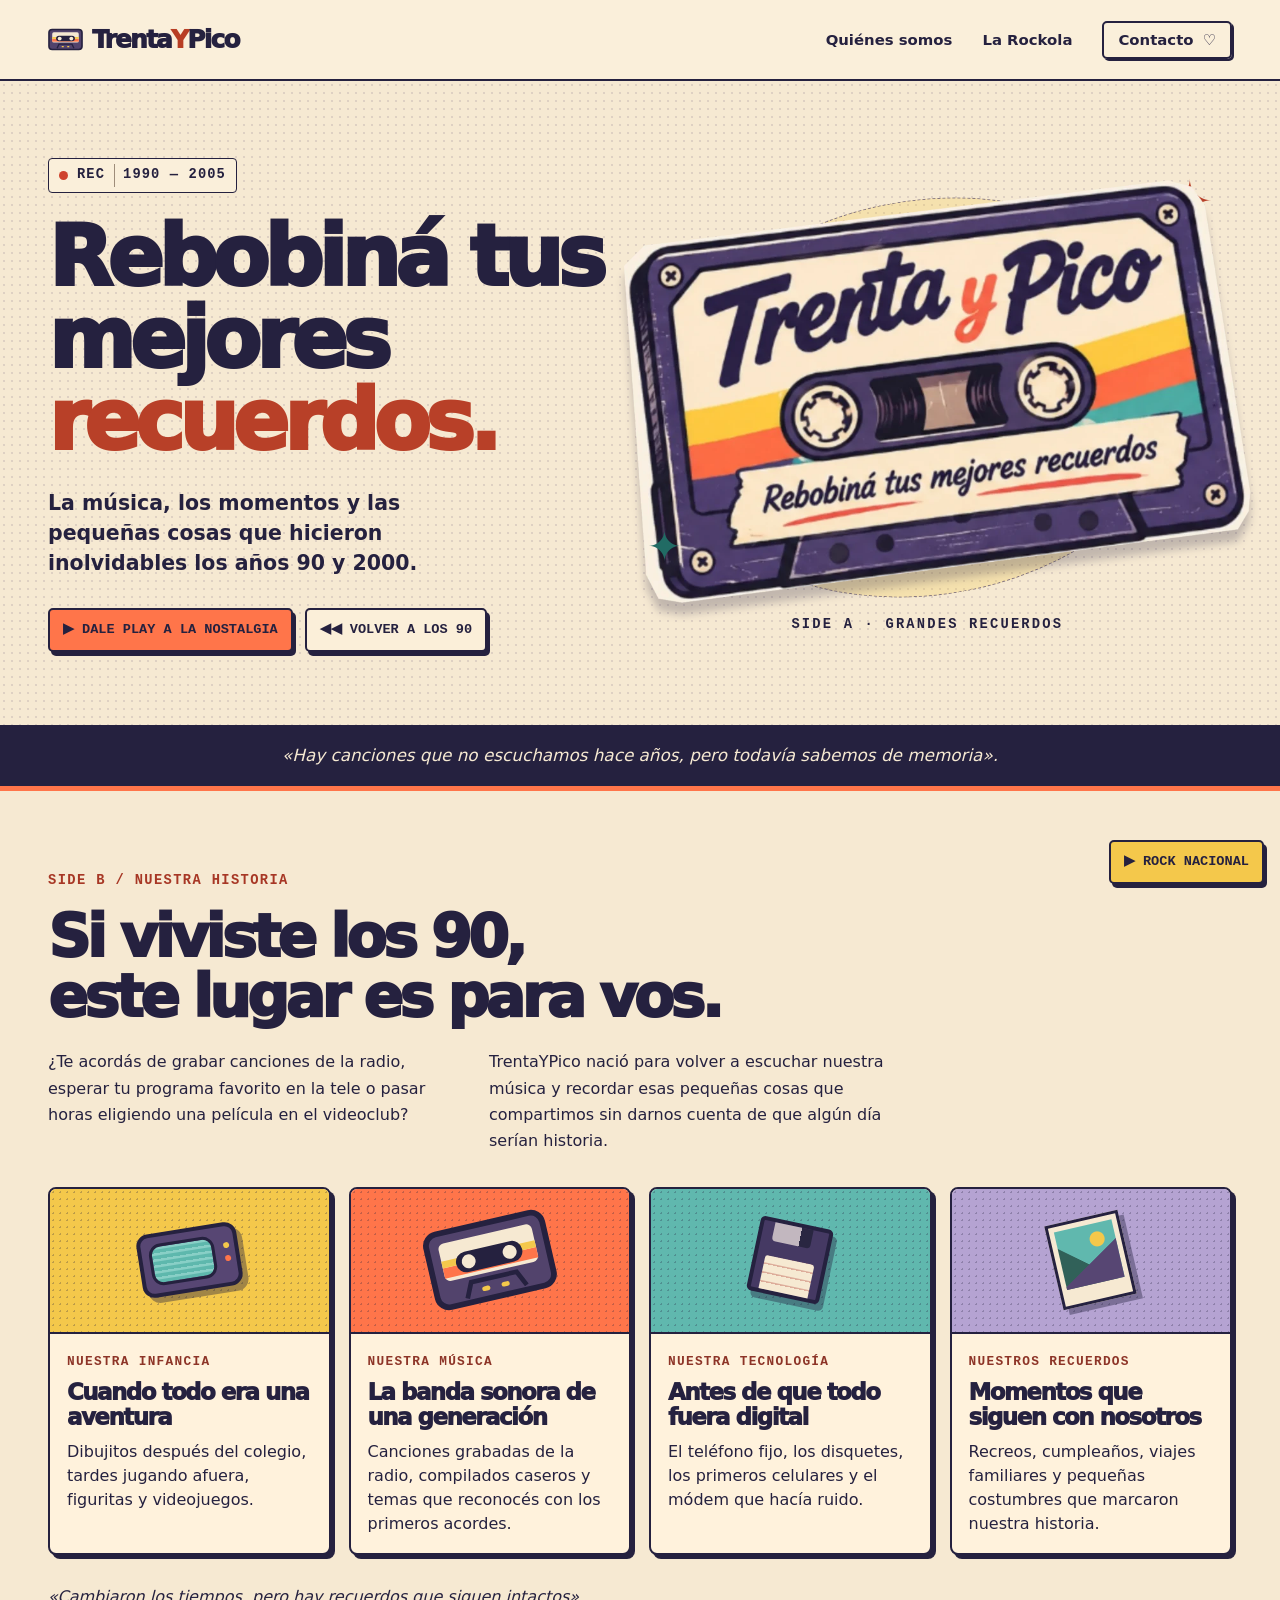
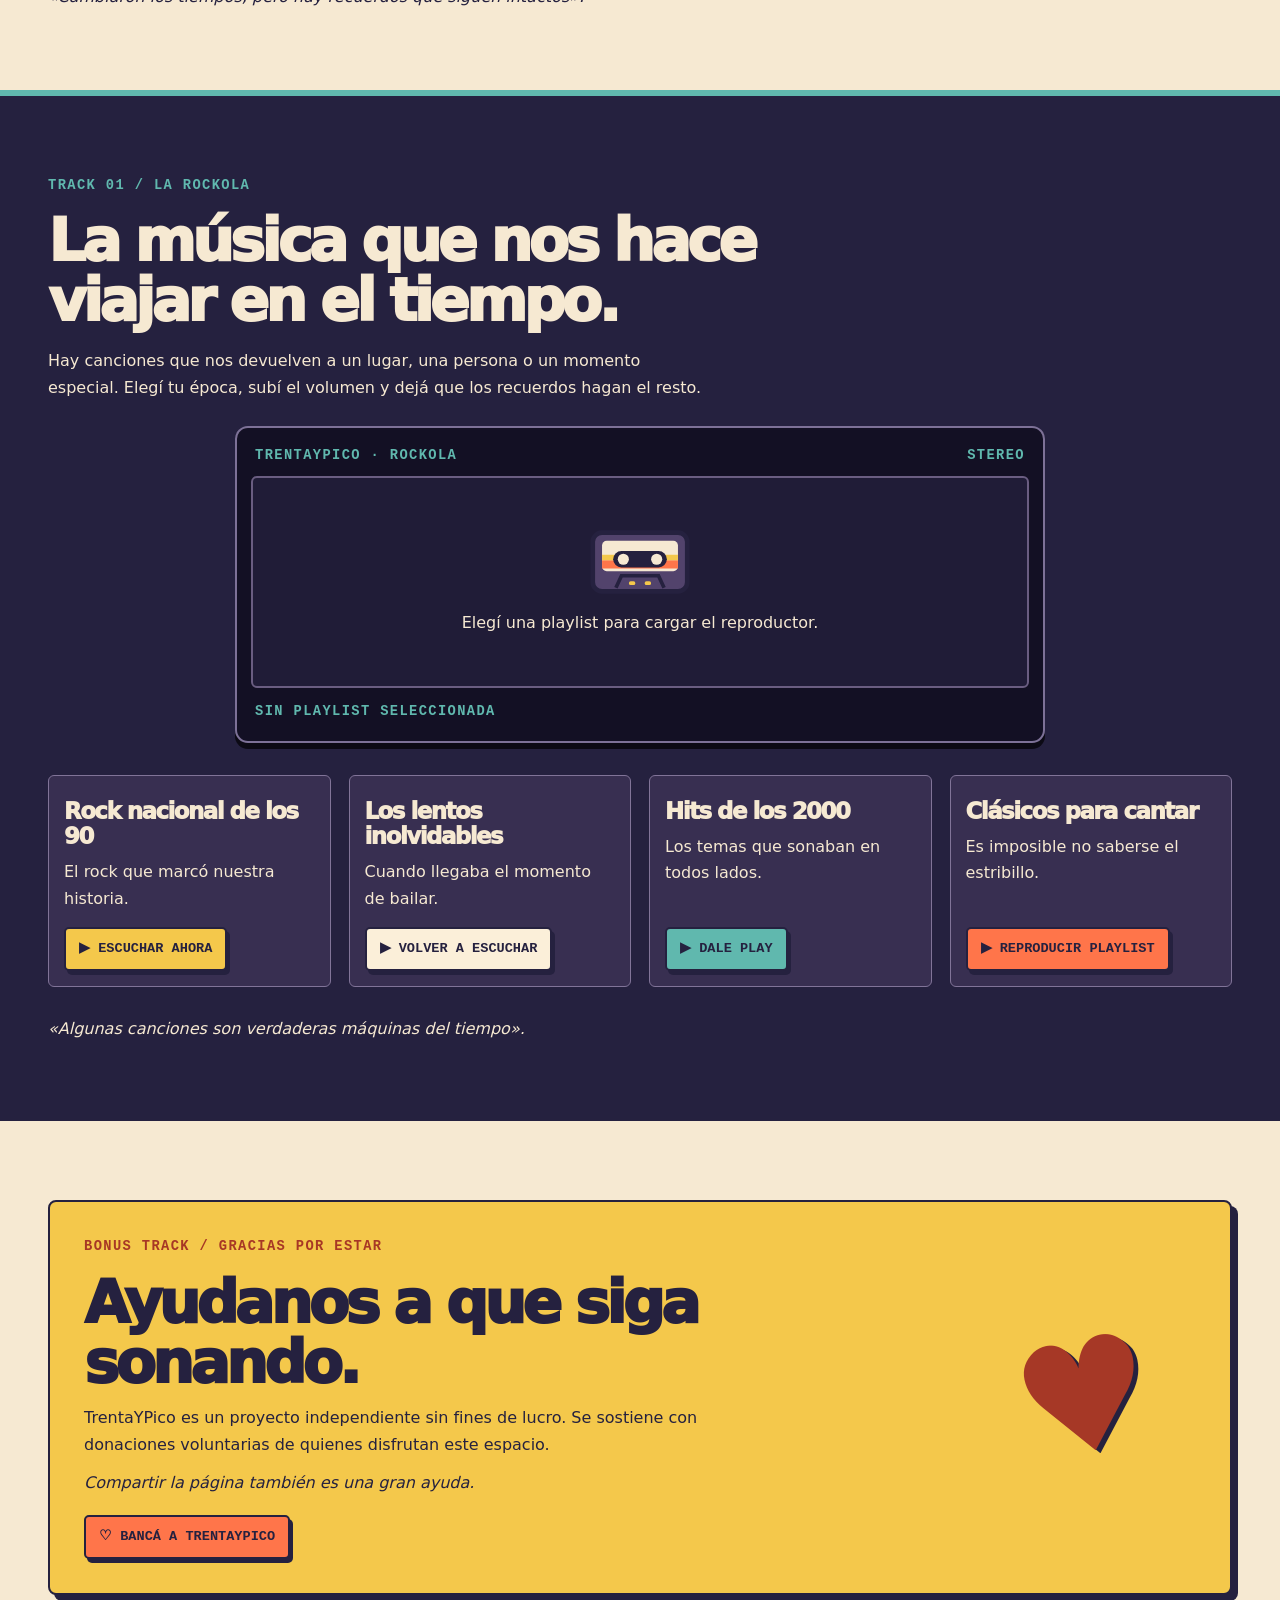
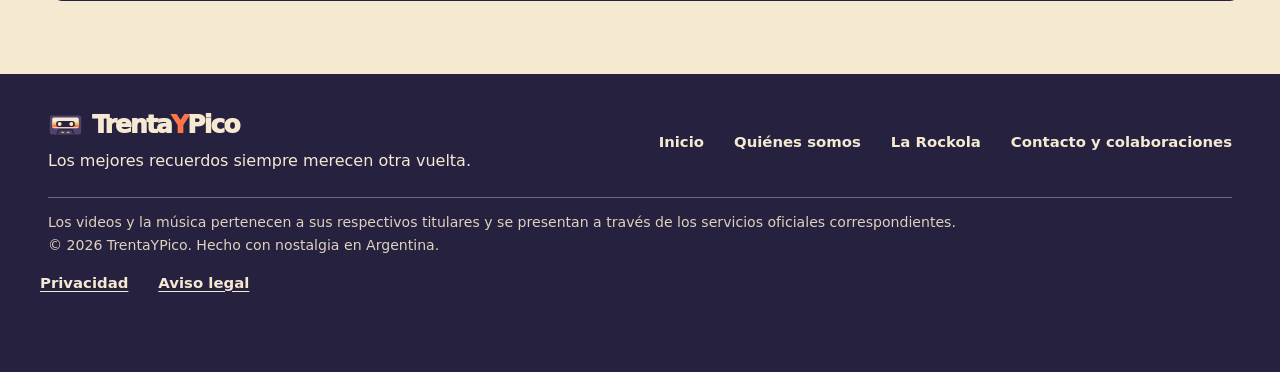
<file: index.html>
<!doctype html>
<html lang="es-AR">
<head>
<meta charset="utf-8">
<meta name="viewport" content="width=device-width, initial-scale=1">
<title>TrentaYPico | Rebobiná tus mejores recuerdos</title>
<meta name="description" content="Volvé a los 90 y 2000 con TrentaYPico. Música, rock nacional, videos y recuerdos de una generación. Dale play a la nostalgia argentina.">
<meta property="og:type" content="website">
<meta property="og:title" content="TrentaYPico | Rebobiná tus mejores recuerdos">
<meta property="og:description" content="Música, historias y nostalgia argentina de los 90 y 2000.">
<link rel="icon" href="./icon.svg" type="image/svg+xml">
<link rel="stylesheet" href="./style.css">
<script src="./rockola.js" defer></script>
</head>
<body>
<a class="skip" href="#contenido">Saltar al contenido</a>
<header class="header" id="inicio"><div class="wrap bar">
<a href="./" class="logo" aria-label="TrentaYPico"><img src="./icon.svg" alt="" width="35" height="26">Trenta<span>Y</span>Pico</a>
<nav aria-label="Navegación principal"><a href="#quienes-somos">Quiénes somos</a><a href="#rockola">La Rockola</a><a class="nav-cta" href="./contacto/">Contacto <span aria-hidden="true">♡</span></a></nav>
</div></header>
<main id="contenido">
<section class="hero"><div class="wrap hero-grid">
<div>
<p class="mono rec">REC <span>1990 — 2005</span></p>
<h1>Rebobiná tus<br class="desktop"> mejores<br class="desktop"> <em>recuerdos.</em></h1>
<p class="intro">La música, los momentos y las pequeñas cosas que hicieron inolvidables los años 90 y 2000.</p>
<div class="actions"><a class="key coral" href="#rockola"><span aria-hidden="true">▶</span> Dale play a la nostalgia</a><a class="key cream" href="#quienes-somos"><span aria-hidden="true">◀◀</span> Volver a los 90</a></div>
</div>
<div class="hero-art"><span class="sparkle" aria-hidden="true">✦</span><img src="./cassette.webp" alt="Cassette violeta ilustrado, con franjas amarilla, coral y turquesa" width="1050" height="681" fetchpriority="high"><span class="sparkle small" aria-hidden="true">✦</span><p class="art-note mono">SIDE A · GRANDES RECUERDOS</p></div>
</div></section>
<div class="tape-strip"><p class="wrap">«Hay canciones que no escuchamos hace años, pero todavía sabemos de memoria».</p></div>
<section class="wrap section history" id="quienes-somos">
<p class="mono section-label">SIDE B / NUESTRA HISTORIA</p>
<h2>Si viviste los 90,<br> este lugar es para vos.</h2>
<div class="history-copy"><p>¿Te acordás de grabar canciones de la radio, esperar tu programa favorito en la tele o pasar horas eligiendo una película en el videoclub?</p><p>TrentaYPico nació para volver a escuchar nuestra música y recordar esas pequeñas cosas que compartimos sin darnos cuenta de que algún día serían historia.</p></div>
<div class="cards">
<article class="memory"><div class="card-art tv-art" aria-hidden="true"><div class="tv"><i></i></div></div><div class="card-copy"><p class="mono">Nuestra infancia</p><h3>Cuando todo era una aventura</h3><p>Dibujitos después del colegio, tardes jugando afuera, figuritas y videojuegos.</p></div></article>
<article class="memory"><div class="card-art tape-art" aria-hidden="true"><img src="./icon.svg" alt="" width="126" height="88" loading="lazy"></div><div class="card-copy"><p class="mono">Nuestra música</p><h3>La banda sonora de una generación</h3><p>Canciones grabadas de la radio, compilados caseros y temas que reconocés con los primeros acordes.</p></div></article>
<article class="memory"><div class="card-art disk-art" aria-hidden="true"><div class="disk"></div></div><div class="card-copy"><p class="mono">Nuestra tecnología</p><h3>Antes de que todo fuera digital</h3><p>El teléfono fijo, los disquetes, los primeros celulares y el módem que hacía ruido.</p></div></article>
<article class="memory"><div class="card-art photo-art" aria-hidden="true"><div class="photo"></div></div><div class="card-copy"><p class="mono">Nuestros recuerdos</p><h3>Momentos que siguen con nosotros</h3><p>Recreos, cumpleaños, viajes familiares y pequeñas costumbres que marcaron nuestra historia.</p></div></article>
</div>
<p class="section-quote">«Cambiaron los tiempos, pero hay recuerdos que siguen intactos».</p>
</section>
<section class="rockola section" id="rockola"><div class="wrap">
<p class="mono section-label">TRACK 01 / LA ROCKOLA</p>
<h2>La música que nos hace<br> viajar en el tiempo.</h2>
<p class="rockola-intro">Hay canciones que nos devuelven a un lugar, una persona o un momento especial. Elegí tu época, subí el volumen y dejá que los recuerdos hagan el resto.</p>
<div class="deck">
<div class="deck-header mono"><span>TrentaYPico · Rockola</span><span>STEREO</span></div>
<div class="display" id="reproductor">
<div class="display-inner"><img src="./icon.svg" width="100" height="70" alt=""><p>Elegí una playlist para cargar el reproductor.</p></div>
</div>
<div class="deck-footer"><p class="mono" id="track-status" aria-live="polite">Sin playlist seleccionada</p><a id="youtube-link" hidden target="_blank" rel="noopener noreferrer">Abrir en YouTube</a></div>
</div>
<div class="playlist-grid">
<article class="playlist"><h3>Rock nacional de los 90</h3><p>El rock que marcó nuestra historia.</p><button class="key yellow" data-playlist="rock" aria-pressed="false" aria-controls="reproductor">▶ Escuchar ahora</button></article>
<article class="playlist"><h3>Los lentos inolvidables</h3><p>Cuando llegaba el momento de bailar.</p><button class="key cream" data-playlist="lentos" aria-pressed="false" aria-controls="reproductor">▶ Volver a escuchar</button></article>
<article class="playlist"><h3>Hits de los 2000</h3><p>Los temas que sonaban en todos lados.</p><button class="key teal" data-playlist="hits" aria-pressed="false" aria-controls="reproductor">▶ Dale play</button></article>
<article class="playlist"><h3>Clásicos para cantar</h3><p>Es imposible no saberse el estribillo.</p><button class="key coral" data-playlist="clasicos" aria-pressed="false" aria-controls="reproductor">▶ Reproducir playlist</button></article>
</div>
<p class="section-quote">«Algunas canciones son verdaderas máquinas del tiempo».</p>
</div></section>
<section class="wrap section" id="apoyanos"><div class="ticket">
<div><p class="mono section-label">BONUS TRACK / GRACIAS POR ESTAR</p><h2>Ayudanos a que siga sonando.</h2><p>TrentaYPico es un proyecto independiente sin fines de lucro. Se sostiene con donaciones voluntarias de quienes disfrutan este espacio.</p><p class="ticket-note">Compartir la página también es una gran ayuda.</p><a class="key coral" href="./contacto/">♡ Bancá a TrentaYPico</a></div><span aria-hidden="true" class="ticket-heart">♥</span>
</div></section>
</main>
<footer><div class="wrap footer-grid"><div><a href="./" class="logo" aria-label="TrentaYPico"><img src="./icon.svg" alt="" width="35" height="26">Trenta<span>Y</span>Pico</a><p>Los mejores recuerdos siempre merecen otra vuelta.</p></div><nav aria-label="Navegación al pie"><a href="#inicio">Inicio</a><a href="#quienes-somos">Quiénes somos</a><a href="#rockola">La Rockola</a><a href="./contacto/">Contacto y colaboraciones</a></nav></div><div class="wrap legal"><p>Los videos y la música pertenecen a sus respectivos titulares y se presentan a través de los servicios oficiales correspondientes.</p><p>© 2026 TrentaYPico. Hecho con nostalgia en Argentina.</p></div><nav class="policy-nav" aria-label="Información legal"><a href="./privacidad/">Privacidad</a><a href="./aviso-legal/">Aviso legal</a></nav></footer>
<div class="floating-rock" id="floating-rock" hidden>
  <a class="floating-player-link" id="floating-player-link" href="#reproductor" hidden>Ver reproductor</a>
  <button class="key yellow" id="floating-play" type="button" aria-controls="reproductor">
    <span id="floating-icon" aria-hidden="true">▶</span> <span id="floating-label">Rock nacional</span>
  </button>
</div>
</body>
</html>
</file>
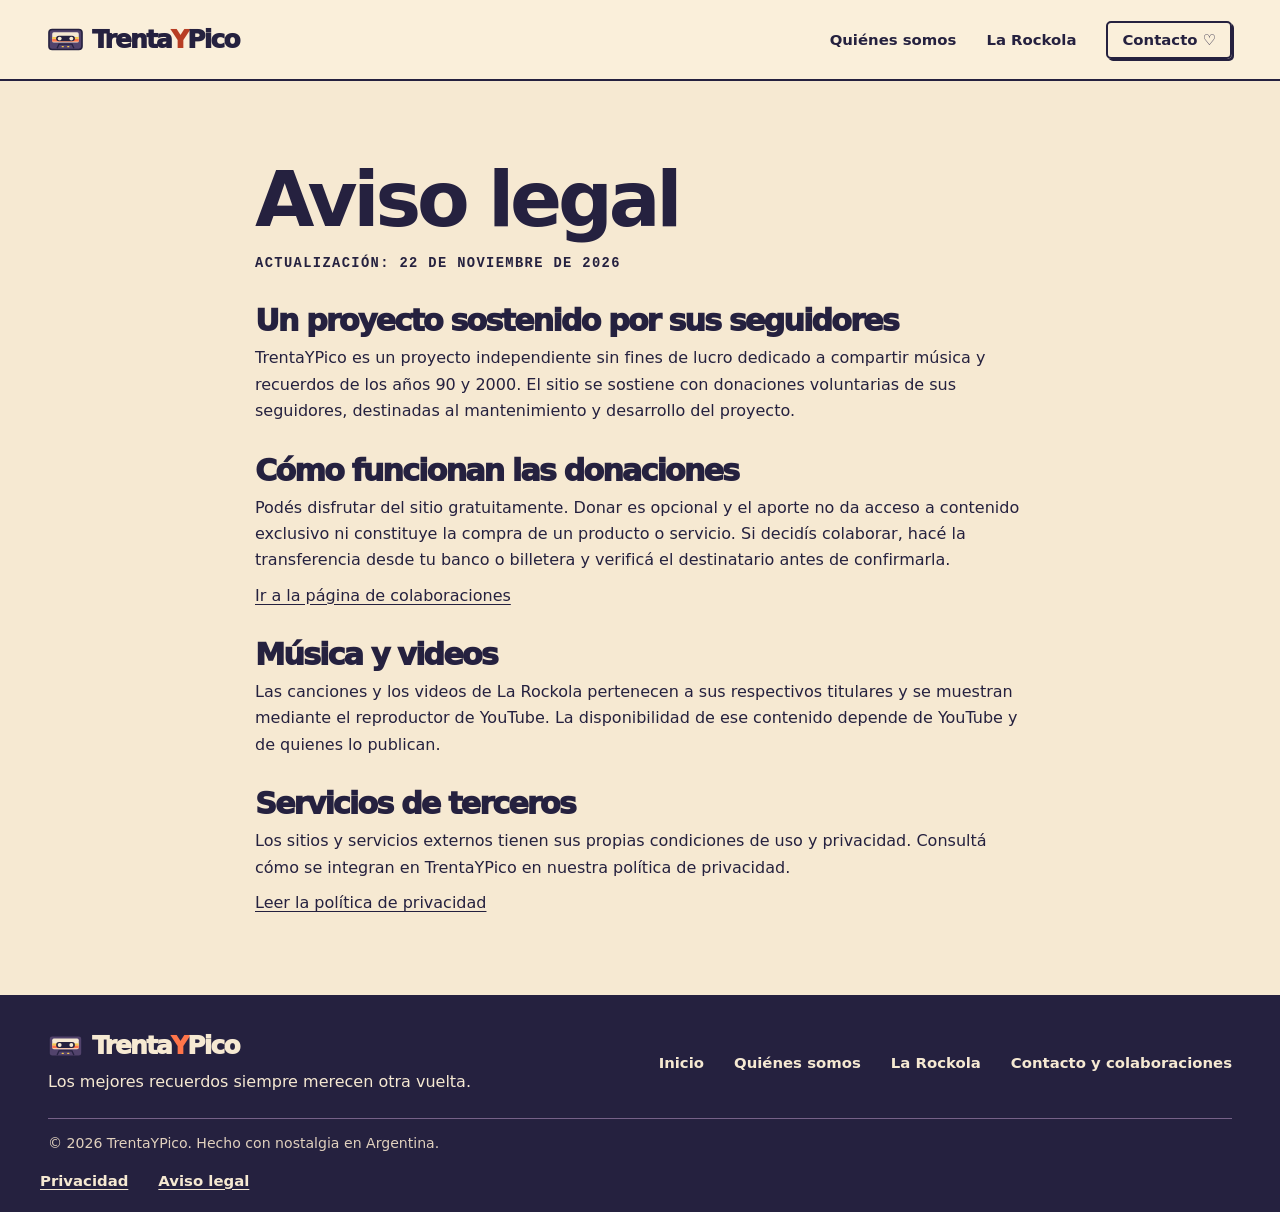
<file: aviso-legal/index.html>
<!doctype html>
<html lang="es-AR">
<head>
<meta charset="utf-8">
<meta name="viewport" content="width=device-width, initial-scale=1">
<title>Aviso legal | TrentaYPico</title>
<link rel="icon" href="../icon.svg" type="image/svg+xml">
<link rel="stylesheet" href="../style.css">
</head>
<body>
<a class="skip" href="#contenido">Saltar al contenido</a>
<header class="header"><div class="wrap bar"><a href="../" class="logo" aria-label="TrentaYPico"><img src="../icon.svg" alt="" width="35" height="26">Trenta<span>Y</span>Pico</a><nav aria-label="Navegación principal"><a href="../#quienes-somos">Quiénes somos</a><a href="../#rockola">La Rockola</a><a class="nav-cta" href="../contacto/">Contacto ♡</a></nav></div></header>
<main class="wrap section policy-page" id="contenido">
<h1>Aviso legal</h1>
<p class="mono policy-date">Actualización: 22 de noviembre de 2026</p>
<h2>Un proyecto sostenido por sus seguidores</h2>
<p>TrentaYPico es un proyecto independiente sin fines de lucro dedicado a compartir música y recuerdos de los años 90 y 2000. El sitio se sostiene con donaciones voluntarias de sus seguidores, destinadas al mantenimiento y desarrollo del proyecto.</p>
<h2>Cómo funcionan las donaciones</h2>
<p>Podés disfrutar del sitio gratuitamente. Donar es opcional y el aporte no da acceso a contenido exclusivo ni constituye la compra de un producto o servicio. Si decidís colaborar, hacé la transferencia desde tu banco o billetera y verificá el destinatario antes de confirmarla.</p>
<p><a href="../contacto/">Ir a la página de colaboraciones</a></p>
<h2>Música y videos</h2>
<p>Las canciones y los videos de La Rockola pertenecen a sus respectivos titulares y se muestran mediante el reproductor de YouTube. La disponibilidad de ese contenido depende de YouTube y de quienes lo publican.</p>
<h2>Servicios de terceros</h2>
<p>Los sitios y servicios externos tienen sus propias condiciones de uso y privacidad. Consultá cómo se integran en TrentaYPico en nuestra política de privacidad.</p>
<p><a href="../privacidad/">Leer la política de privacidad</a></p>
</main>
<footer><div class="wrap footer-grid"><div><a href="../" class="logo" aria-label="TrentaYPico"><img src="../icon.svg" alt="" width="35" height="26">Trenta<span>Y</span>Pico</a><p>Los mejores recuerdos siempre merecen otra vuelta.</p></div><nav aria-label="Navegación al pie"><a href="../">Inicio</a><a href="../#quienes-somos">Quiénes somos</a><a href="../#rockola">La Rockola</a><a href="../contacto/">Contacto y colaboraciones</a></nav></div><div class="wrap legal"><p>© 2026 TrentaYPico. Hecho con nostalgia en Argentina.</p></div><nav class="policy-nav" aria-label="Información legal"><a href="../privacidad/">Privacidad</a><a href="../aviso-legal/">Aviso legal</a></nav></footer>
</body>
</html>
</file>
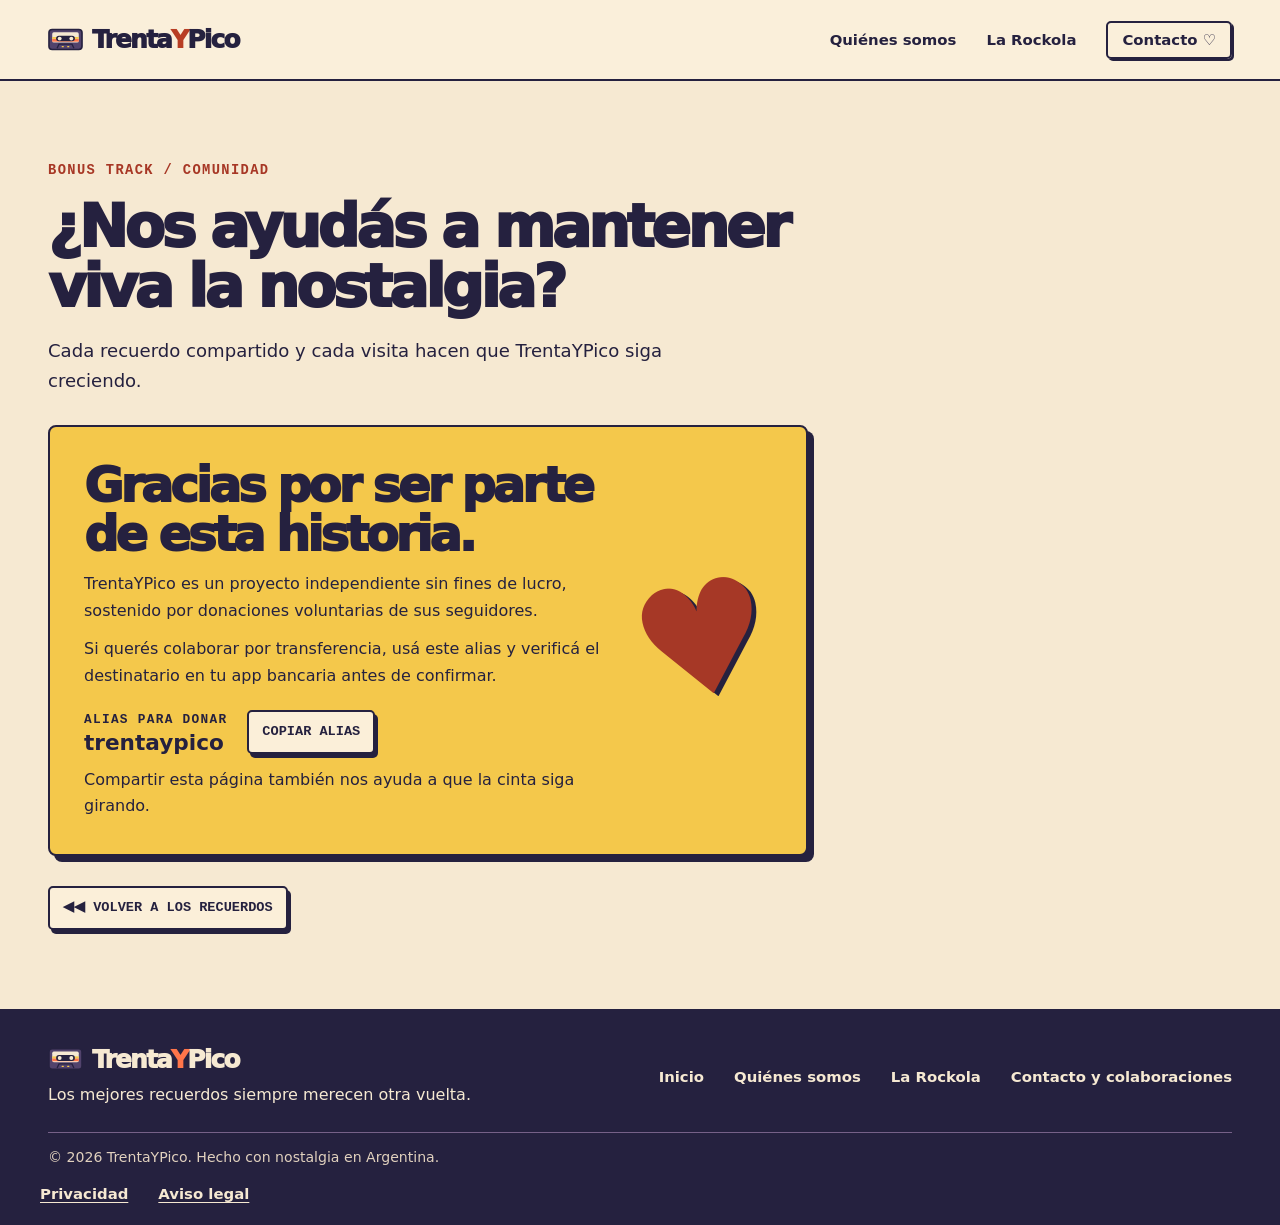
<file: contacto/index.html>
<!doctype html>
<html lang="es-AR">
<head>
<meta charset="utf-8">
<meta name="viewport" content="width=device-width, initial-scale=1">
<title>Contacto y colaboraciones | TrentaYPico</title>
<meta name="description" content="Conocé cómo colaborar con TrentaYPico y mantener viva la nostalgia de los 90 y 2000.">
<meta property="og:type" content="website">
<meta property="og:title" content="Contacto y colaboraciones | TrentaYPico">
<meta property="og:description" content="Ayudanos a mantener viva la nostalgia de los 90 y 2000.">
<link rel="icon" href="../icon.svg" type="image/svg+xml">
<link rel="stylesheet" href="../style.css">
<script src="../contacto/aportes.js" defer></script>
</head>
<body>
<a class="skip" href="#contenido">Saltar al contenido</a>
<header class="header"><div class="wrap bar"><a href="../" class="logo" aria-label="TrentaYPico"><img src="../icon.svg" alt="" width="35" height="26">Trenta<span>Y</span>Pico</a><nav aria-label="Navegación principal"><a href="../#quienes-somos">Quiénes somos</a><a href="../#rockola">La Rockola</a><a class="nav-cta" href="../contacto/" aria-current="page">Contacto ♡</a></nav></div></header>
<main class="wrap section contact" id="contenido">
<p class="mono section-label">BONUS TRACK / COMUNIDAD</p>
<h1>¿Nos ayudás a mantener viva la nostalgia?</h1>
<p class="lead">Cada recuerdo compartido y cada visita hacen que TrentaYPico siga creciendo.</p>
<section class="ticket"><div>
<h2>Gracias por ser parte de esta historia.</h2>
<p>TrentaYPico es un proyecto independiente sin fines de lucro, sostenido por donaciones voluntarias de sus seguidores.</p>
<p>Si querés colaborar por transferencia, usá este alias y verificá el destinatario en tu app bancaria antes de confirmar.</p>
<div class="transfer-alias"><div><p class="mono">Alias para donar</p><strong id="alias">trentaypico</strong></div><button type="button" class="key cream" id="copy-alias" hidden>Copiar alias</button></div>
<p role="status" id="copy-status"></p>
<p>Compartir esta página también nos ayuda a que la cinta siga girando.</p>
</div><span class="ticket-heart" aria-hidden="true">♥</span></section>
<a class="key cream back" href="../">◀◀ Volver a los recuerdos</a>
</main>
<footer><div class="wrap footer-grid"><div><a href="../" class="logo" aria-label="TrentaYPico"><img src="../icon.svg" alt="" width="35" height="26">Trenta<span>Y</span>Pico</a><p>Los mejores recuerdos siempre merecen otra vuelta.</p></div><nav aria-label="Navegación al pie"><a href="../">Inicio</a><a href="../#quienes-somos">Quiénes somos</a><a href="../#rockola">La Rockola</a><a href="../contacto/">Contacto y colaboraciones</a></nav></div><div class="wrap legal"><p>© 2026 TrentaYPico. Hecho con nostalgia en Argentina.</p></div><nav class="policy-nav" aria-label="Información legal"><a href="../privacidad/">Privacidad</a><a href="../aviso-legal/">Aviso legal</a></nav></footer>
</body>
</html>
</file>
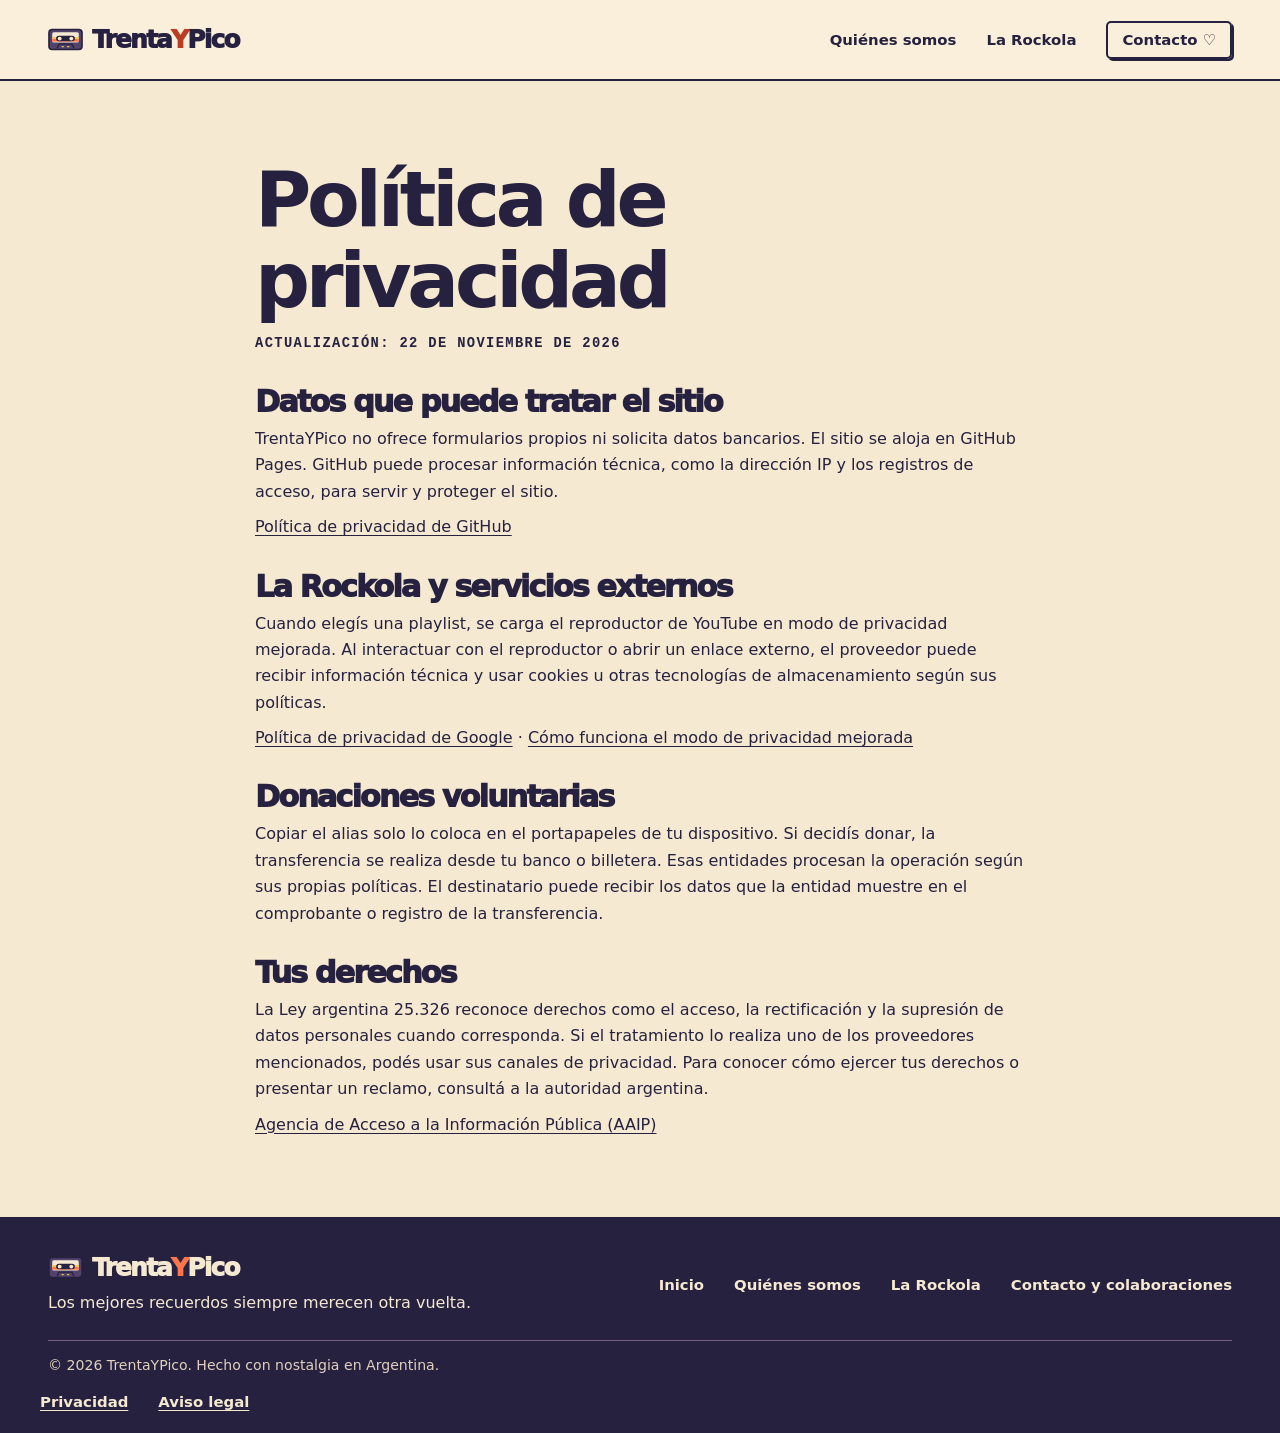
<file: privacidad/index.html>
<!doctype html>
<html lang="es-AR">
<head>
<meta charset="utf-8">
<meta name="viewport" content="width=device-width, initial-scale=1">
<title>Política de privacidad | TrentaYPico</title>
<link rel="icon" href="../icon.svg" type="image/svg+xml">
<link rel="stylesheet" href="../style.css">
</head>
<body>
<a class="skip" href="#contenido">Saltar al contenido</a>
<header class="header"><div class="wrap bar"><a href="../" class="logo" aria-label="TrentaYPico"><img src="../icon.svg" alt="" width="35" height="26">Trenta<span>Y</span>Pico</a><nav aria-label="Navegación principal"><a href="../#quienes-somos">Quiénes somos</a><a href="../#rockola">La Rockola</a><a class="nav-cta" href="../contacto/">Contacto ♡</a></nav></div></header>
<main class="wrap section policy-page" id="contenido">
<h1>Política de privacidad</h1>
<p class="mono policy-date">Actualización: 22 de noviembre de 2026</p>
<h2>Datos que puede tratar el sitio</h2>
<p>TrentaYPico no ofrece formularios propios ni solicita datos bancarios. El sitio se aloja en GitHub Pages. GitHub puede procesar información técnica, como la dirección IP y los registros de acceso, para servir y proteger el sitio.</p>
<p><a href="https://docs.github.com/en/site-policy/privacy-policies/github-general-privacy-statement">Política de privacidad de GitHub</a></p>
<h2>La Rockola y servicios externos</h2>
<p>Cuando elegís una playlist, se carga el reproductor de YouTube en modo de privacidad mejorada. Al interactuar con el reproductor o abrir un enlace externo, el proveedor puede recibir información técnica y usar cookies u otras tecnologías de almacenamiento según sus políticas.</p>
<p><a href="https://policies.google.com/privacy?hl=es-419">Política de privacidad de Google</a> · <a href="https://support.google.com/youtube/answer/171780?hl=es-419">Cómo funciona el modo de privacidad mejorada</a></p>
<h2>Donaciones voluntarias</h2>
<p>Copiar el alias solo lo coloca en el portapapeles de tu dispositivo. Si decidís donar, la transferencia se realiza desde tu banco o billetera. Esas entidades procesan la operación según sus propias políticas. El destinatario puede recibir los datos que la entidad muestre en el comprobante o registro de la transferencia.</p>
<h2>Tus derechos</h2>
<p>La Ley argentina 25.326 reconoce derechos como el acceso, la rectificación y la supresión de datos personales cuando corresponda. Si el tratamiento lo realiza uno de los proveedores mencionados, podés usar sus canales de privacidad. Para conocer cómo ejercer tus derechos o presentar un reclamo, consultá a la autoridad argentina.</p>
<p><a href="https://www.argentina.gob.ar/aaip/datospersonales/derechos">Agencia de Acceso a la Información Pública (AAIP)</a></p>
</main>
<footer><div class="wrap footer-grid"><div><a href="../" class="logo" aria-label="TrentaYPico"><img src="../icon.svg" alt="" width="35" height="26">Trenta<span>Y</span>Pico</a><p>Los mejores recuerdos siempre merecen otra vuelta.</p></div><nav aria-label="Navegación al pie"><a href="../">Inicio</a><a href="../#quienes-somos">Quiénes somos</a><a href="../#rockola">La Rockola</a><a href="../contacto/">Contacto y colaboraciones</a></nav></div><div class="wrap legal"><p>© 2026 TrentaYPico. Hecho con nostalgia en Argentina.</p></div><nav class="policy-nav" aria-label="Información legal"><a href="../privacidad/">Privacidad</a><a href="../aviso-legal/">Aviso legal</a></nav></footer>
</body>
</html>
</file>
<file: style.css>
:root{--ink:#25213f;--paper:#f6e9d2;--coral:#ff754a;--yellow:#f4c84b;--teal:#60b8ae;--charcoal:#242424;--violet:#574673;--line:#d7c6aa;--mono:ui-monospace,"Courier New",monospace;--display:"Arial Black","DejaVu Sans",system-ui,sans-serif;color:var(--ink);background:var(--paper);font-family:system-ui,sans-serif;scroll-behavior:smooth}
*{box-sizing:border-box}body{margin:0}h1,h2,h3,p{margin:0}a{color:inherit;text-decoration:none}img{max-width:100%;height:auto;display:block}button{font:inherit}p{line-height:1.65}a:focus-visible,button:focus-visible{outline:3px solid #087d76;outline-offset:5px}.rockola :focus-visible,footer :focus-visible{outline-color:var(--yellow)}.wrap{width:min(1200px,calc(100% - 96px));margin-inline:auto}.mono{font-family:var(--mono);font-size:.86rem;letter-spacing:.1em;font-weight:700;text-transform:uppercase}.skip{position:absolute;top:0;left:10px;background:white;padding:10px;z-index:4;transform:translateY(-110%)}.skip:focus{transform:none}
.header{border-bottom:2px solid var(--ink);background:#faefda}.bar{display:flex;align-items:center;justify-content:space-between;min-height:79px;gap:14px}.logo{font-size:1.55rem;font-weight:950;letter-spacing:-.07em;display:inline-flex;align-items:center;white-space:nowrap}.logo img{margin-right:9px}.logo span{color:#b83e24}nav{display:flex;align-items:center;gap:30px;font-weight:750;font-size:.93rem}nav a:hover{text-decoration:underline;text-underline-offset:5px}.nav-cta{padding:8px 14px;border:2px solid var(--ink);border-radius:5px;box-shadow:2px 2px var(--ink)}.nav-cta span{margin-left:4px}
.hero{overflow:hidden;background-color:var(--paper);background-image:radial-gradient(#59476b26 .75px,transparent .75px);background-size:8px 8px}.hero-grid{display:grid;grid-template-columns:1fr 1.07fr;align-items:center;gap:5px;padding-block:77px 73px}.rec{display:inline-flex;gap:9px;align-items:center;border:1px solid var(--ink);border-radius:4px;padding:5px 10px;background:#faefda;margin-bottom:24px;letter-spacing:.08em}.rec:before{content:"";width:9px;height:9px;background:#cf432d;border-radius:50%}.rec span{padding-left:8px;border-left:1px solid #9e8d7a}.hero h1,h2,h3{font-family:var(--display);font-weight:950;letter-spacing:-.065em;line-height:.99}.hero h1{font-size:clamp(3.1rem,6.5vw,6.7rem)}.hero h1 em{font-style:normal;color:#b84028}.intro{font-size:clamp(1.05rem,1.65vw,1.28rem);line-height:1.48;font-weight:570;margin-top:24px;max-width:420px}.actions{display:flex;gap:12px;flex-wrap:wrap;margin-top:29px}.key{display:inline-flex;justify-content:center;align-items:center;gap:8px;color:var(--ink);min-height:44px;padding:10px 13px;border:2px solid var(--ink);border-radius:5px;box-shadow:3px 4px var(--ink);font:700 .85rem/1.2 var(--mono);text-transform:uppercase;cursor:pointer;transition:transform .13s,box-shadow .13s}.key:hover{transform:translateY(-2px);box-shadow:3px 6px var(--ink)}.key:active,.key[aria-pressed=true]{transform:translate(2px,3px);box-shadow:1px 1px var(--ink)}.cream{background:#fbefd9}.coral{background:var(--coral)}.yellow{background:var(--yellow)}.teal{background:var(--teal)}
.hero-art{position:relative;isolation:isolate;min-width:0;text-align:center}.hero-art:before{content:"";position:absolute;inset:6% 6% 9%;border:1px dashed #867780;border-radius:50%;background:#f4c84b43;z-index:-1;transform:rotate(-10deg)}.hero-art img{width:110%;max-width:none;margin-left:-5%;filter:drop-shadow(0 12px 4px #25213f3f)}.sparkle{position:absolute;right:3%;top:0;font-size:3.55rem;color:#b84028;line-height:1}.sparkle.small{right:auto;left:4%;top:76%;color:#216b64;font-size:2.6rem}.art-note{letter-spacing:.16em;padding-top:7px}.tape-strip{background:var(--ink);color:var(--paper);padding:17px 0;border-bottom:5px solid var(--coral);text-align:center;font-size:1.05rem;font-style:italic}
.section{padding-block:79px;scroll-margin-top:18px}.section-label{color:#a73725;margin-bottom:14px}.section h2,.contact h1{font-size:clamp(2.2rem,4.6vw,4.6rem);line-height:1.02}.history-copy{display:grid;grid-template-columns:1fr 1fr;gap:32px;max-width:850px;margin-top:22px}.cards,.playlist-grid{display:grid;grid-template-columns:repeat(4,minmax(0,1fr));gap:18px;margin-top:32px}.memory{background:#fff2dc;border:2px solid var(--ink);border-radius:8px;overflow:hidden;box-shadow:4px 4px var(--ink)}.card-art{height:145px;background-image:radial-gradient(#25213f44 1px,transparent 1px);background-size:7px 7px;display:grid;place-items:center;border-bottom:2px solid var(--ink);overflow:hidden}.tv-art{background-color:var(--yellow)}.tape-art{background-color:var(--coral)}.disk-art{background-color:var(--teal)}.photo-art{background-color:#b5a3d2}.card-art img{transform:rotate(-13deg)}.tv,.disk,.photo{position:relative;border:4px solid var(--ink);box-shadow:5px 6px #25213f66;transform:rotate(-9deg)}.tv{width:101px;height:64px;background:var(--violet);border-radius:12px}.tv i{position:absolute;inset:7px 20px 7px 7px;border:3px solid var(--ink);border-radius:12px;background:repeating-linear-gradient(0deg,#5eb8ad,#5eb8ad 3px,#88cfc6 4px,#88cfc6 6px)}.tv:after{content:"";width:6px;height:6px;position:absolute;right:5px;top:16px;background:var(--yellow);border-radius:50%;box-shadow:0 13px var(--coral)}.disk{width:74px;height:76px;background:#453963;border-radius:5px;transform:rotate(12deg)}.disk:before{content:"";position:absolute;top:0;left:11px;width:39px;height:19px;background:linear-gradient(90deg,#c2b7bf 70%,#292641 70%);border-radius:0 0 4px 4px}.disk:after{content:"";position:absolute;bottom:0;inset-inline:8px;height:34px;background:repeating-linear-gradient(var(--paper) 0 7px,#ddad9b 8px 9px);border-radius:3px 3px 0 0}.photo{width:75px;height:86px;background:var(--paper);border-width:3px;transform:rotate(-13deg)}.photo:before{content:"";position:absolute;inset:5px 5px 16px;background:radial-gradient(circle at 69% 27%,var(--yellow) 0 7px,transparent 8px),linear-gradient(148deg,transparent 58%,var(--violet) 59%),linear-gradient(39deg,#316159 39%,var(--teal) 40%)}.card-copy{padding:17px}.card-copy .mono{color:#8d3427;font-size:.8rem}.card-copy h3,.playlist h3{font-size:1.43rem;line-height:1.1;margin:8px 0 10px}.card-copy p:last-child{line-height:1.5}.section-quote{margin-top:29px;font-style:italic}
.rockola{background:var(--ink);color:var(--paper);border-top:6px solid var(--teal)}.rockola .section-label{color:var(--teal)}.rockola-intro{max-width:665px;margin:17px 0 25px}.deck{max-width:810px;margin-inline:auto;padding:14px;background:#131024;border:2px solid #7d7197;border-radius:13px;box-shadow:0 6px #0c0a15}.deck-header,.deck-footer{display:flex;justify-content:space-between;gap:8px;flex-wrap:wrap;align-items:center;padding:6px 4px 13px;color:var(--teal)}.deck-footer{padding:13px 4px 3px}.deck-footer a{text-decoration:underline;text-underline-offset:3px;color:var(--paper)}.display{background:#201c37;border:2px solid #6a5d81;border-radius:6px;overflow:hidden;scroll-margin-top:18px}.display-inner{min-height:208px;display:grid;place-content:center;justify-items:center;gap:14px;padding:20px;text-align:center}.display iframe{display:block;width:100%;aspect-ratio:16/9;border:0}.playlist{background:#382f51;padding:15px;border:1px solid #817498;border-radius:6px;display:flex;align-items:flex-start;flex-direction:column}.playlist p{margin-bottom:15px}.playlist .key{margin-top:auto}.playlist:has([aria-pressed=true]){border-color:var(--yellow);outline:2px solid var(--yellow)}
.ticket{position:relative;overflow:hidden;background:var(--yellow);border:2px solid var(--ink);box-shadow:6px 6px var(--ink);border-radius:8px;padding:34px;display:grid;grid-template-columns:minmax(0,1fr) 20%;align-items:center;gap:18px}.ticket p:not(.mono){max-width:665px;margin-top:12px}.ticket-note{font-style:italic}.ticket .key{margin-top:19px}.ticket-heart{justify-self:center;font-size:clamp(3rem,12vw,10rem);line-height:1;color:#a63826;transform:rotate(-12deg);text-shadow:4px 4px var(--ink)}
footer{background:var(--ink);color:var(--paper);padding:36px 0 22px}footer .logo span{color:var(--coral)}.footer-grid{display:flex;justify-content:space-between;gap:25px;align-items:center}.footer-grid p{margin-top:7px}.legal{border-top:1px solid #766188;margin-top:23px;padding-top:13px;font-size:.88rem;color:#e1d1be}.contact{min-height:62vh}.contact h1{font-weight:950;letter-spacing:-.06em;max-width:820px}.contact .lead{margin-block:19px 30px;max-width:620px;font-size:1.13rem}.contact .ticket{max-width:760px}.contact .ticket h2{font-size:clamp(1.75rem,4vw,3rem)}.contact .back{margin-top:30px}
@media(max-width:1000px){.wrap{width:calc(100% - 64px)}.cards,.playlist-grid{grid-template-columns:repeat(2,minmax(0,1fr))}.footer-grid{align-items:flex-start;flex-direction:column}}
@media(max-width:720px){.wrap{width:calc(100% - 36px)}.bar{flex-wrap:wrap;padding-block:12px;min-height:0}.bar nav{gap:15px;flex-wrap:wrap;font-size:.88rem}.nav-cta{padding:5px 9px}.hero-grid{grid-template-columns:1fr;padding-block:44px 38px;gap:28px}.hero h1{font-size:clamp(3.1rem,11vw,5.2rem)}.desktop{display:none}.hero-art{max-width:560px;margin-inline:auto}.hero-art img{width:100%;margin-left:0}.section{padding-block:49px}.history-copy{grid-template-columns:1fr;gap:10px}.ticket{padding:22px;grid-template-columns:1fr}.ticket-heart{display:none}.footer-grid nav{flex-wrap:wrap;gap:13px 20px}}
@media(max-width:480px){.cards,.playlist-grid{grid-template-columns:1fr}.card-art{height:120px}.card-copy h3,.playlist h3{font-size:1.3rem}.rec{margin-bottom:17px}.intro{margin-top:17px}.actions{margin-top:21px}}
@media(prefers-reduced-motion:reduce){*,*::before,*::after{scroll-behavior:auto!important;transition:none!important}}

.floating-rock {
  position: fixed;
  z-index: 5;
  right: max(16px, env(safe-area-inset-right));
  bottom: max(16px, env(safe-area-inset-bottom));
  display: flex;
  flex-direction: column;
  align-items: flex-end;
  gap: 7px;
}
.floating-rock[hidden], .floating-player-link[hidden] { display: none; }
.floating-rock .key { position: relative; }
.floating-player-link {
  padding: 3px 10px;
  color: var(--ink);
  background: var(--paper);
  border: 1px solid var(--ink);
  border-radius: 4px;
  font-size: .875rem;
  font-weight: 700;
  text-decoration: underline;
}
body:has(.floating-rock) footer { padding-bottom: 80px; }
@media (prefers-reduced-motion: no-preference) {
  .floating-rock:not(.interacted) .key::after {
    content: "";
    position: absolute;
    inset: -3px;
    border: 2px solid var(--ink);
    border-radius: 7px;
    pointer-events: none;
    animation: rock-pulse .85s .25s 3 both;
  }
  @keyframes rock-pulse {
    from { opacity: .8; transform: scale(1); }
    to { opacity: 0; transform: scale(1.12, 1.35); }
  }
}

.transfer-alias {
  display: flex;
  flex-wrap: wrap;
  align-items: center;
  gap: 12px 20px;
  margin-top: 20px;
}
.transfer-alias .mono { font-size: .8rem; }
.transfer-alias strong { font-size: 1.35rem; }
.transfer-alias .key { margin-top: 0; }
.transfer-alias .key[hidden] { display: none; }
.policy-nav {
  width: min(1200px, calc(100% - 36px));
  margin: 16px auto 0;
  flex-wrap: wrap;
}
.policy-nav a, .policy-page a {
  text-decoration: underline;
  text-underline-offset: 3px;
}
.policy-page { max-width: 770px; }
.policy-page h1 {
  font-size: clamp(2.4rem, 6vw, 4.8rem);
  letter-spacing: -.055em;
  line-height: 1.05;
}
.policy-page .policy-date { margin-top: 12px; }
.policy-page h2 {
  margin-top: 30px;
  font-size: clamp(1.4rem, 4vw, 1.9rem);
}
.policy-page p { margin-top: 9px; }
</file>
